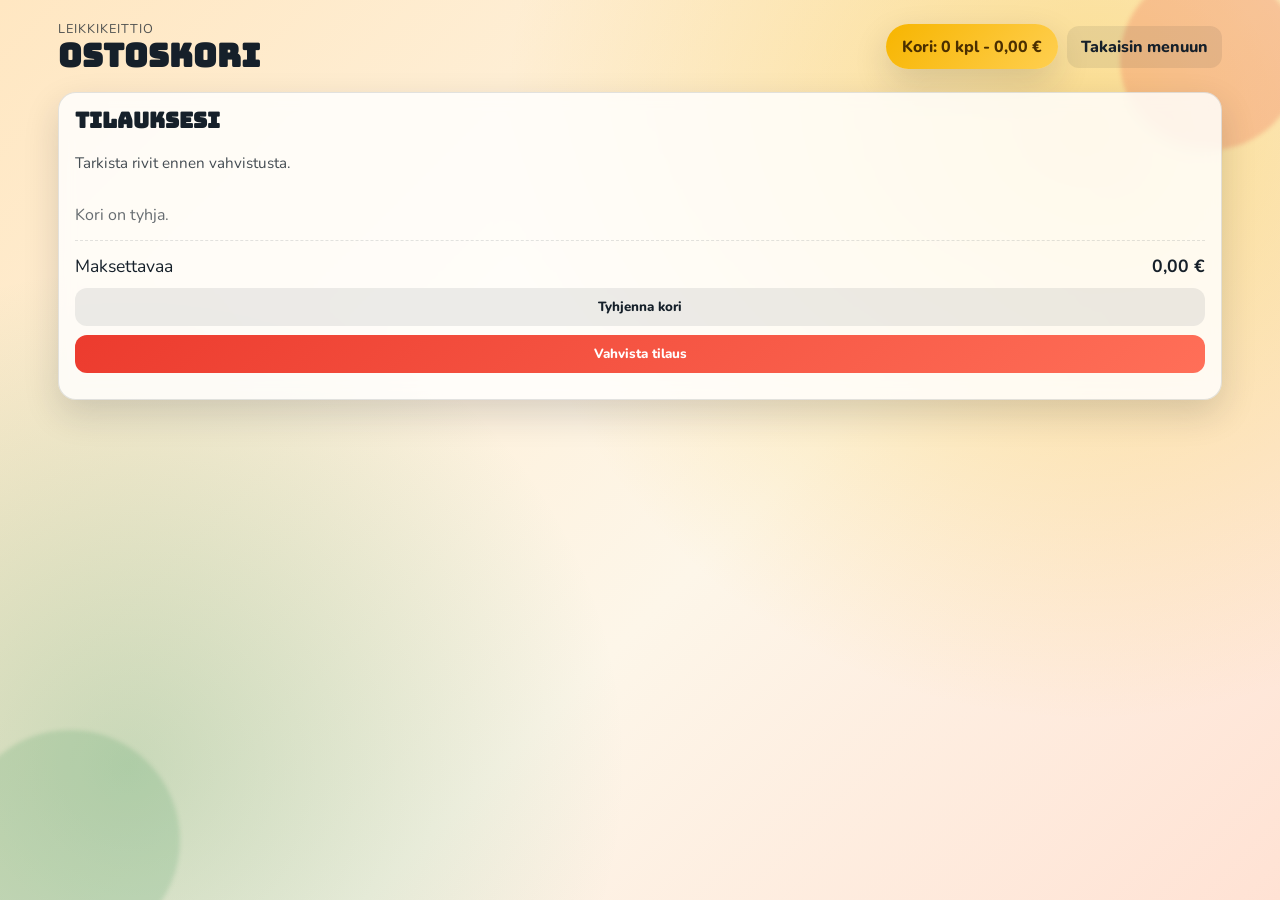
<file: cart.html>
<!doctype html>
<html lang="fi">
  <head>
    <meta charset="UTF-8" />
    <meta name="viewport" content="width=device-width, initial-scale=1.0" />
    <title>LeikkiBurger - Ostoskori</title>
    <link rel="preconnect" href="https://fonts.googleapis.com" />
    <link rel="preconnect" href="https://fonts.gstatic.com" crossorigin />
    <link
      href="https://fonts.googleapis.com/css2?family=Bungee&family=Nunito:wght@400;700;800&display=swap"
      rel="stylesheet"
    />
    <link rel="stylesheet" href="styles.css" />
  </head>
  <body>
    <div class="bg-shape bg-shape-one"></div>
    <div class="bg-shape bg-shape-two"></div>

    <header class="topbar">
      <div>
        <p class="kicker">Leikkikeittio</p>
        <h1>Ostoskori</h1>
      </div>
      <div class="top-actions">
        <div class="total-pill">Kori: <span id="header-count">0 kpl</span> - <span id="header-total">0,00 €</span></div>
        <a class="ghost-link" href="index.html">Takaisin menuun</a>
      </div>
    </header>

    <main class="layout single-col">
      <section class="panel cart-panel-full">
        <h2>Tilauksesi</h2>
        <p class="panel-subtitle">Tarkista rivit ennen vahvistusta.</p>

        <div id="cart-items" class="cart-items"></div>

        <div class="cart-footer">
          <div class="cart-total-row">
            <span>Maksettavaa</span>
            <strong id="cart-total">0,00 €</strong>
          </div>
          <button id="clear-cart" class="ghost-btn" type="button">Tyhjenna kori</button>
          <button id="checkout" class="primary-btn" type="button">Vahvista tilaus</button>
          <p id="checkout-message" class="status-message"></p>
        </div>
      </section>
    </main>

    <script src="shared.js"></script>
    <script src="cart.js"></script>
  </body>
</html>
</file>
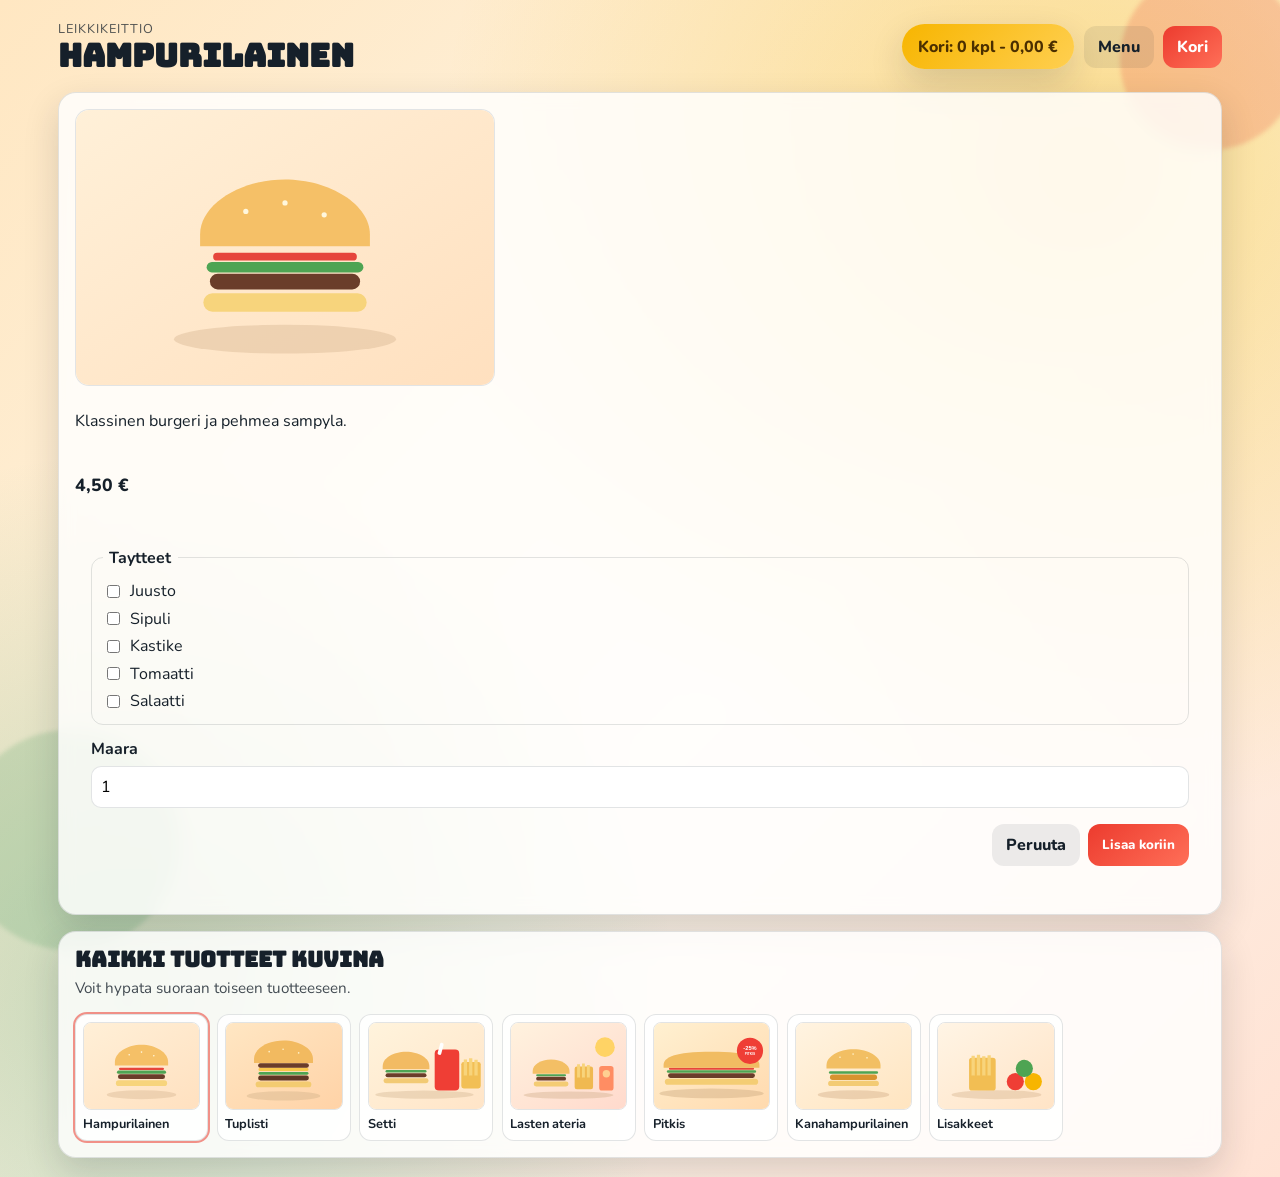
<file: pages/hamburilainen.html>
<!doctype html>
<html lang="fi">
  <head>
    <meta charset="UTF-8" />
    <meta name="viewport" content="width=device-width, initial-scale=1.0" />
    <title>LeikkiBurger - Hampurilainen</title>
    <link rel="preconnect" href="https://fonts.googleapis.com" />
    <link rel="preconnect" href="https://fonts.gstatic.com" crossorigin />
    <link
      href="https://fonts.googleapis.com/css2?family=Bungee&family=Nunito:wght@400;700;800&display=swap"
      rel="stylesheet"
    />
    <link rel="stylesheet" href="../styles.css" />
  </head>
  <body data-item-id="hamburilainen">
    <div class="bg-shape bg-shape-one"></div>
    <div class="bg-shape bg-shape-two"></div>

    <header class="topbar">
      <div>
        <p class="kicker">Leikkikeittio</p>
        <h1 id="item-name">Hampurilainen</h1>
      </div>
      <div class="top-actions">
        <div class="total-pill">Kori: <span id="header-count">0 kpl</span> - <span id="header-total">0,00 €</span></div>
        <a class="ghost-link" href="../index.html">Menu</a>
        <a class="primary-link" href="../cart.html">Kori</a>
      </div>
    </header>

    <main class="layout single-col">
      <section class="panel product-layout">
        <div class="product-hero">
          <img id="item-image" class="item-image" src="" alt="" />
          <p id="item-description"></p>
          <p class="product-price" id="item-price"></p>
        </div>

        <form id="customize-form">
          <fieldset class="options-group">
            <legend>Taytteet</legend>
            <label><input type="checkbox" name="juusto" /> Juusto</label>
            <label><input type="checkbox" name="sipuli" /> Sipuli</label>
            <label><input type="checkbox" name="kastike" /> Kastike</label>
            <label><input type="checkbox" name="tomaatti" /> Tomaatti</label>
            <label><input type="checkbox" name="salaatti" /> Salaatti</label>
          </fieldset>

          <label class="quantity-label" for="qty">Maara</label>
          <input id="qty" name="qty" type="number" min="1" max="20" value="1" required />

          <menu>
            <a class="ghost-link" href="../index.html">Peruuta</a>
            <button type="submit" class="primary-btn">Lisaa koriin</button>
          </menu>
        </form>

        <p id="status-message" class="status-message"></p>
      </section>

      <section class="panel">
        <h2>Kaikki tuotteet kuvina</h2>
        <p class="panel-subtitle">Voit hypata suoraan toiseen tuotteeseen.</p>
        <div id="all-product-images" class="product-gallery"></div>
      </section>
    </main>

    <script src="../shared.js"></script>
    <script src="../product.js"></script>
  </body>
</html>
</file>
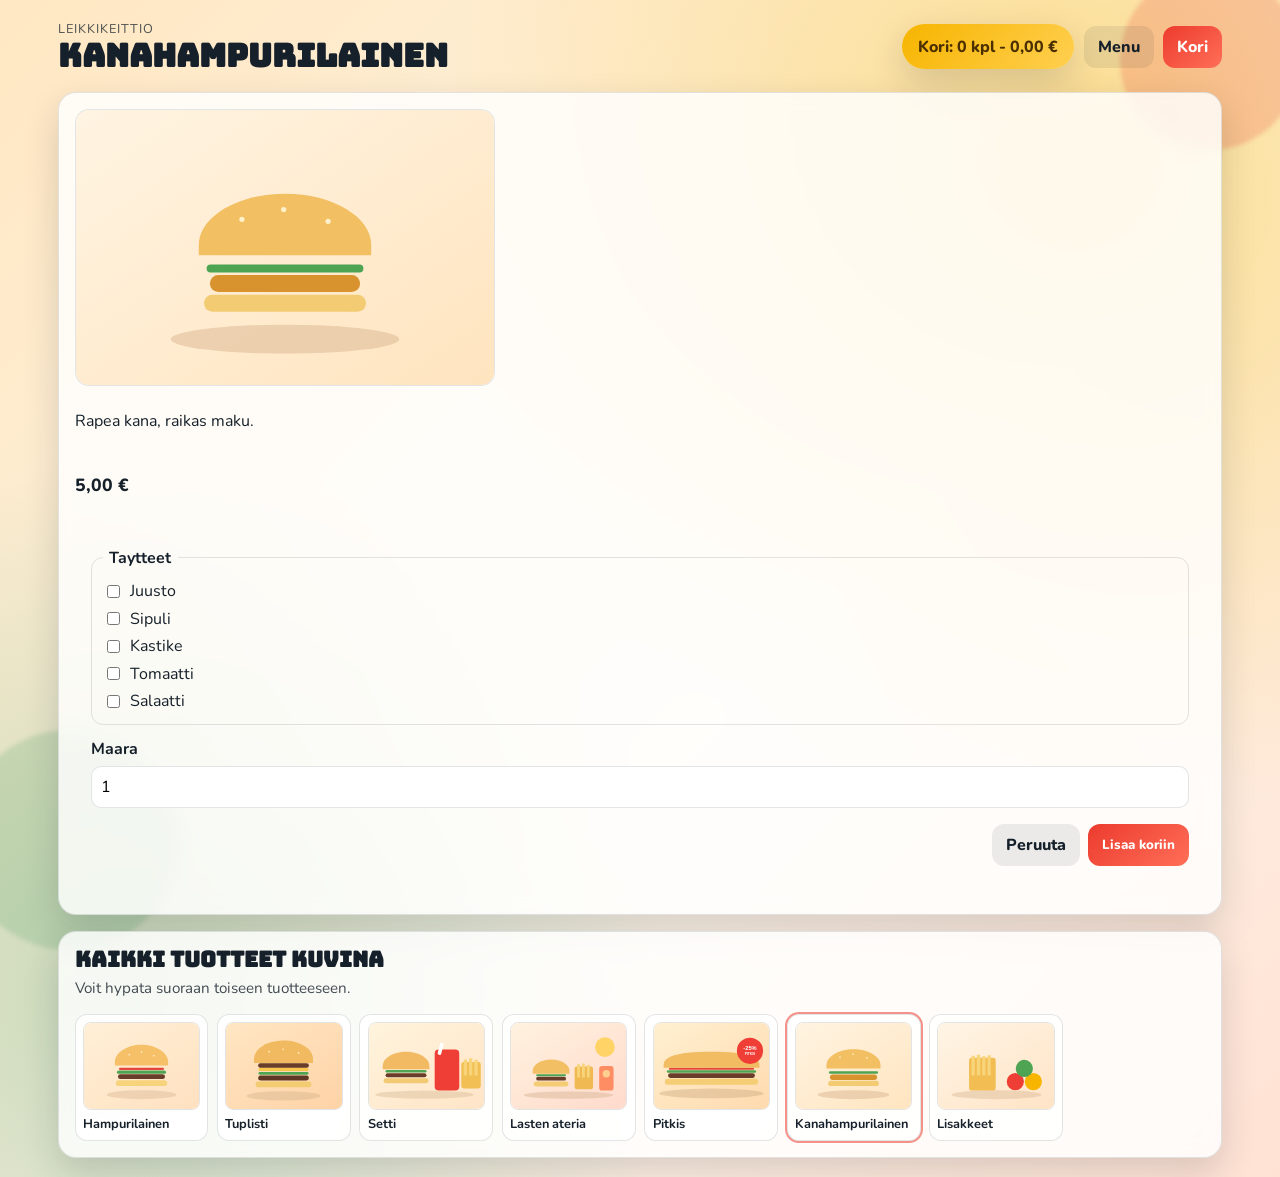
<file: pages/kanahampurilainen.html>
<!doctype html>
<html lang="fi">
  <head>
    <meta charset="UTF-8" />
    <meta name="viewport" content="width=device-width, initial-scale=1.0" />
    <title>LeikkiBurger - Kanahampurilainen</title>
    <link rel="preconnect" href="https://fonts.googleapis.com" />
    <link rel="preconnect" href="https://fonts.gstatic.com" crossorigin />
    <link
      href="https://fonts.googleapis.com/css2?family=Bungee&family=Nunito:wght@400;700;800&display=swap"
      rel="stylesheet"
    />
    <link rel="stylesheet" href="../styles.css" />
  </head>
  <body data-item-id="kanahampurilainen">
    <div class="bg-shape bg-shape-one"></div>
    <div class="bg-shape bg-shape-two"></div>

    <header class="topbar">
      <div>
        <p class="kicker">Leikkikeittio</p>
        <h1 id="item-name">Kanahampurilainen</h1>
      </div>
      <div class="top-actions">
        <div class="total-pill">Kori: <span id="header-count">0 kpl</span> - <span id="header-total">0,00 €</span></div>
        <a class="ghost-link" href="../index.html">Menu</a>
        <a class="primary-link" href="../cart.html">Kori</a>
      </div>
    </header>

    <main class="layout single-col">
      <section class="panel product-layout">
        <div class="product-hero">
          <img id="item-image" class="item-image" src="" alt="" />
          <p id="item-description"></p>
          <p class="product-price" id="item-price"></p>
        </div>

        <form id="customize-form">
          <fieldset class="options-group">
            <legend>Taytteet</legend>
            <label><input type="checkbox" name="juusto" /> Juusto</label>
            <label><input type="checkbox" name="sipuli" /> Sipuli</label>
            <label><input type="checkbox" name="kastike" /> Kastike</label>
            <label><input type="checkbox" name="tomaatti" /> Tomaatti</label>
            <label><input type="checkbox" name="salaatti" /> Salaatti</label>
          </fieldset>

          <label class="quantity-label" for="qty">Maara</label>
          <input id="qty" name="qty" type="number" min="1" max="20" value="1" required />

          <menu>
            <a class="ghost-link" href="../index.html">Peruuta</a>
            <button type="submit" class="primary-btn">Lisaa koriin</button>
          </menu>
        </form>

        <p id="status-message" class="status-message"></p>
      </section>

      <section class="panel">
        <h2>Kaikki tuotteet kuvina</h2>
        <p class="panel-subtitle">Voit hypata suoraan toiseen tuotteeseen.</p>
        <div id="all-product-images" class="product-gallery"></div>
      </section>
    </main>

    <script src="../shared.js"></script>
    <script src="../product.js"></script>
  </body>
</html>
</file>
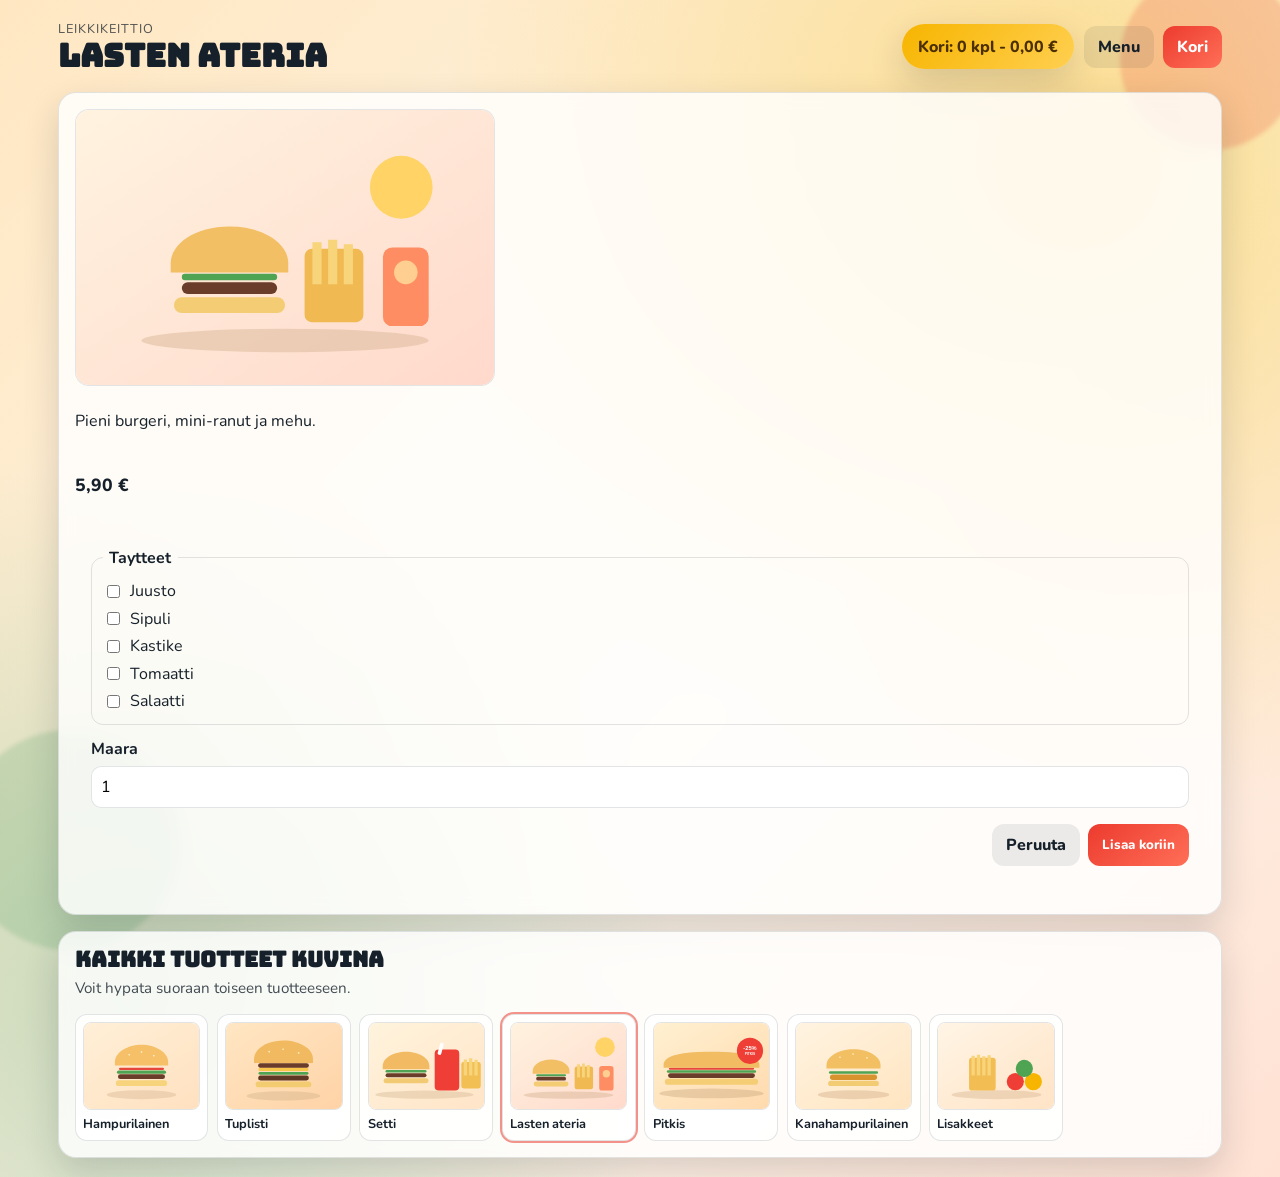
<file: pages/lasten-ateria.html>
<!doctype html>
<html lang="fi">
  <head>
    <meta charset="UTF-8" />
    <meta name="viewport" content="width=device-width, initial-scale=1.0" />
    <title>LeikkiBurger - Lasten ateria</title>
    <link rel="preconnect" href="https://fonts.googleapis.com" />
    <link rel="preconnect" href="https://fonts.gstatic.com" crossorigin />
    <link
      href="https://fonts.googleapis.com/css2?family=Bungee&family=Nunito:wght@400;700;800&display=swap"
      rel="stylesheet"
    />
    <link rel="stylesheet" href="../styles.css" />
  </head>
  <body data-item-id="lasten-ateria">
    <div class="bg-shape bg-shape-one"></div>
    <div class="bg-shape bg-shape-two"></div>

    <header class="topbar">
      <div>
        <p class="kicker">Leikkikeittio</p>
        <h1 id="item-name">Lasten ateria</h1>
      </div>
      <div class="top-actions">
        <div class="total-pill">Kori: <span id="header-count">0 kpl</span> - <span id="header-total">0,00 €</span></div>
        <a class="ghost-link" href="../index.html">Menu</a>
        <a class="primary-link" href="../cart.html">Kori</a>
      </div>
    </header>

    <main class="layout single-col">
      <section class="panel product-layout">
        <div class="product-hero">
          <img id="item-image" class="item-image" src="" alt="" />
          <p id="item-description"></p>
          <p class="product-price" id="item-price"></p>
        </div>

        <form id="customize-form">
          <fieldset class="options-group">
            <legend>Taytteet</legend>
            <label><input type="checkbox" name="juusto" /> Juusto</label>
            <label><input type="checkbox" name="sipuli" /> Sipuli</label>
            <label><input type="checkbox" name="kastike" /> Kastike</label>
            <label><input type="checkbox" name="tomaatti" /> Tomaatti</label>
            <label><input type="checkbox" name="salaatti" /> Salaatti</label>
          </fieldset>

          <label class="quantity-label" for="qty">Maara</label>
          <input id="qty" name="qty" type="number" min="1" max="20" value="1" required />

          <menu>
            <a class="ghost-link" href="../index.html">Peruuta</a>
            <button type="submit" class="primary-btn">Lisaa koriin</button>
          </menu>
        </form>

        <p id="status-message" class="status-message"></p>
      </section>

      <section class="panel">
        <h2>Kaikki tuotteet kuvina</h2>
        <p class="panel-subtitle">Voit hypata suoraan toiseen tuotteeseen.</p>
        <div id="all-product-images" class="product-gallery"></div>
      </section>
    </main>

    <script src="../shared.js"></script>
    <script src="../product.js"></script>
  </body>
</html>
</file>
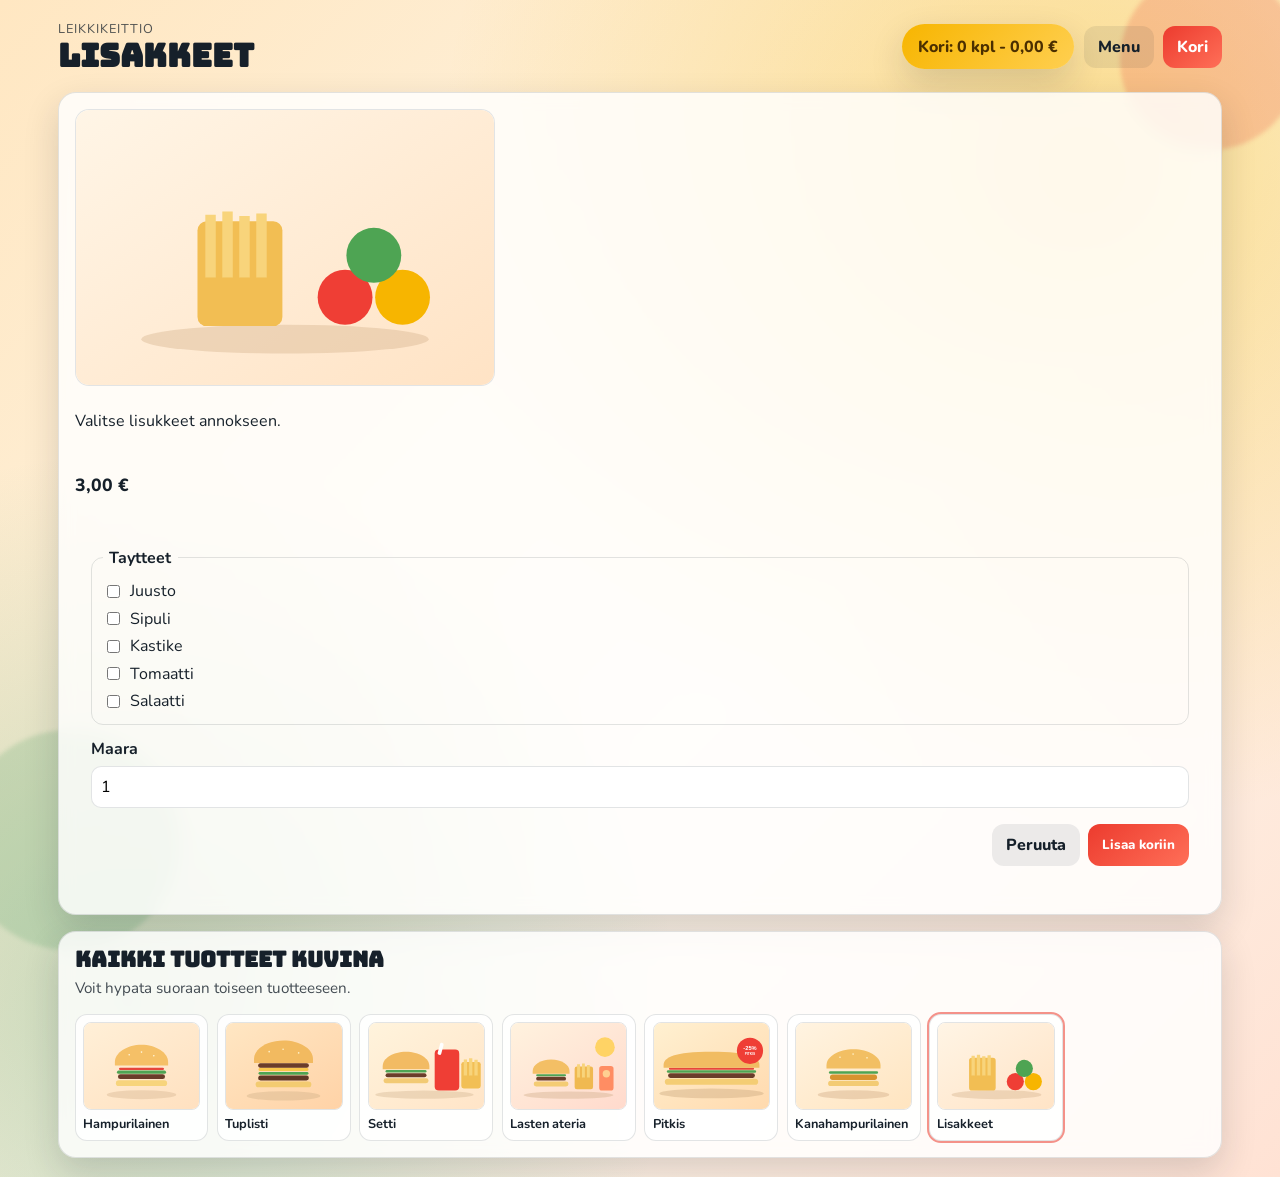
<file: pages/lisakkeet.html>
<!doctype html>
<html lang="fi">
  <head>
    <meta charset="UTF-8" />
    <meta name="viewport" content="width=device-width, initial-scale=1.0" />
    <title>LeikkiBurger - Lisakkeet</title>
    <link rel="preconnect" href="https://fonts.googleapis.com" />
    <link rel="preconnect" href="https://fonts.gstatic.com" crossorigin />
    <link
      href="https://fonts.googleapis.com/css2?family=Bungee&family=Nunito:wght@400;700;800&display=swap"
      rel="stylesheet"
    />
    <link rel="stylesheet" href="../styles.css" />
  </head>
  <body data-item-id="lisakkeet">
    <div class="bg-shape bg-shape-one"></div>
    <div class="bg-shape bg-shape-two"></div>

    <header class="topbar">
      <div>
        <p class="kicker">Leikkikeittio</p>
        <h1 id="item-name">Lisakkeet</h1>
      </div>
      <div class="top-actions">
        <div class="total-pill">Kori: <span id="header-count">0 kpl</span> - <span id="header-total">0,00 €</span></div>
        <a class="ghost-link" href="../index.html">Menu</a>
        <a class="primary-link" href="../cart.html">Kori</a>
      </div>
    </header>

    <main class="layout single-col">
      <section class="panel product-layout">
        <div class="product-hero">
          <img id="item-image" class="item-image" src="" alt="" />
          <p id="item-description"></p>
          <p class="product-price" id="item-price"></p>
        </div>

        <form id="customize-form">
          <fieldset class="options-group">
            <legend>Taytteet</legend>
            <label><input type="checkbox" name="juusto" /> Juusto</label>
            <label><input type="checkbox" name="sipuli" /> Sipuli</label>
            <label><input type="checkbox" name="kastike" /> Kastike</label>
            <label><input type="checkbox" name="tomaatti" /> Tomaatti</label>
            <label><input type="checkbox" name="salaatti" /> Salaatti</label>
          </fieldset>

          <label class="quantity-label" for="qty">Maara</label>
          <input id="qty" name="qty" type="number" min="1" max="20" value="1" required />

          <menu>
            <a class="ghost-link" href="../index.html">Peruuta</a>
            <button type="submit" class="primary-btn">Lisaa koriin</button>
          </menu>
        </form>

        <p id="status-message" class="status-message"></p>
      </section>

      <section class="panel">
        <h2>Kaikki tuotteet kuvina</h2>
        <p class="panel-subtitle">Voit hypata suoraan toiseen tuotteeseen.</p>
        <div id="all-product-images" class="product-gallery"></div>
      </section>
    </main>

    <script src="../shared.js"></script>
    <script src="../product.js"></script>
  </body>
</html>
</file>
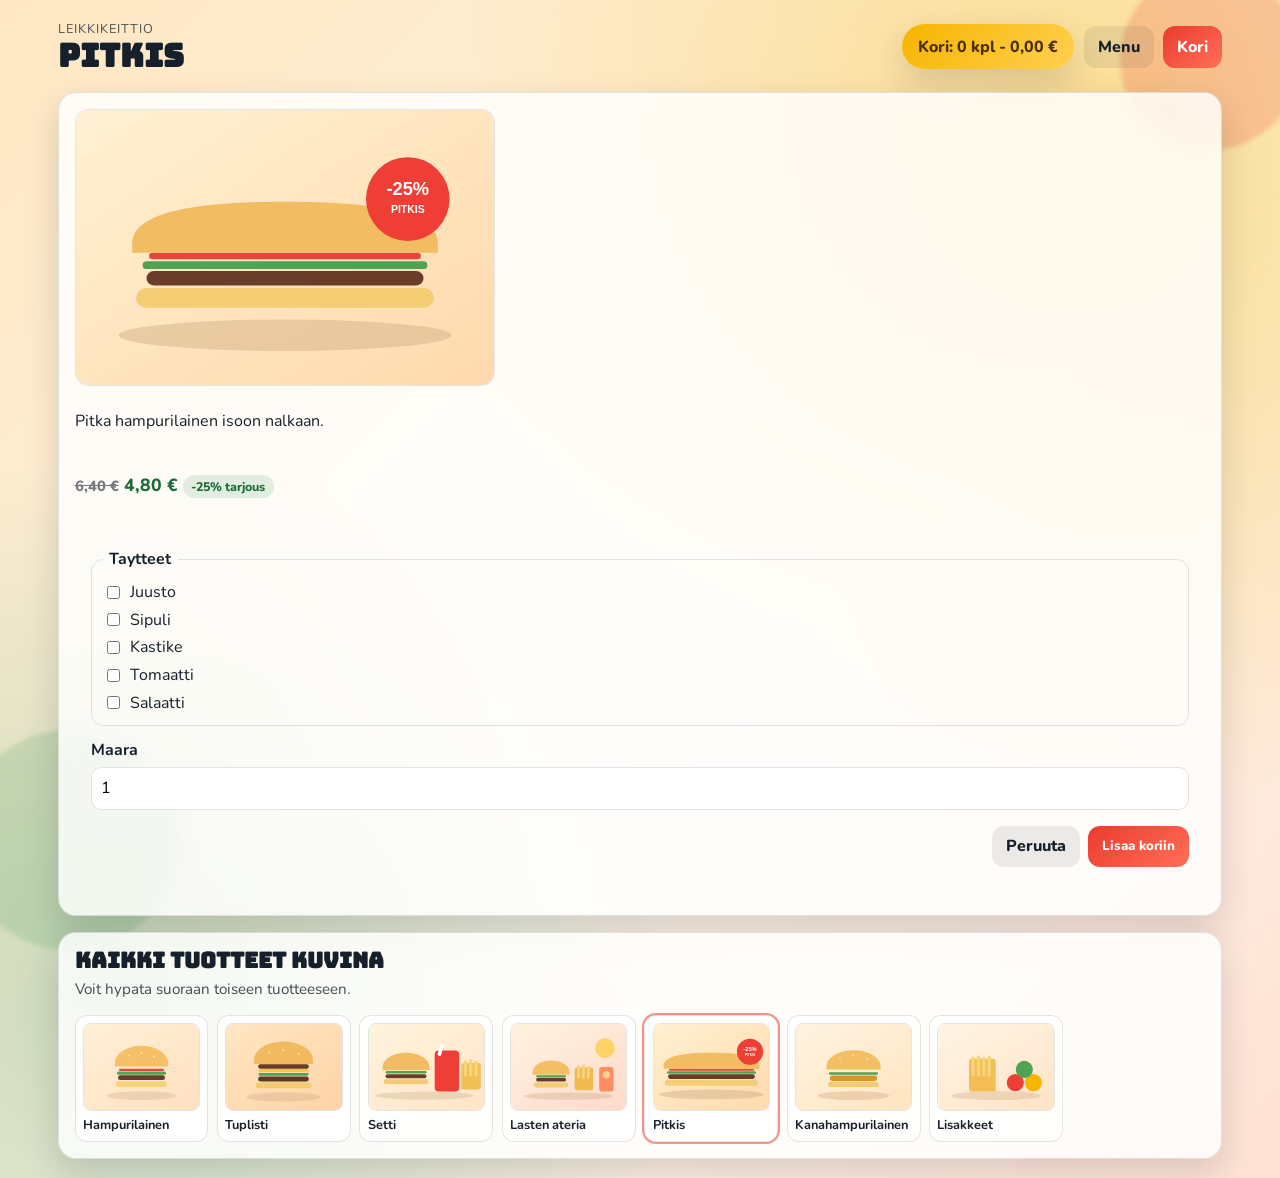
<file: pages/pitkis.html>
<!doctype html>
<html lang="fi">
  <head>
    <meta charset="UTF-8" />
    <meta name="viewport" content="width=device-width, initial-scale=1.0" />
    <title>LeikkiBurger - Pitkis</title>
    <link rel="preconnect" href="https://fonts.googleapis.com" />
    <link rel="preconnect" href="https://fonts.gstatic.com" crossorigin />
    <link
      href="https://fonts.googleapis.com/css2?family=Bungee&family=Nunito:wght@400;700;800&display=swap"
      rel="stylesheet"
    />
    <link rel="stylesheet" href="../styles.css" />
  </head>
  <body data-item-id="pitkis">
    <div class="bg-shape bg-shape-one"></div>
    <div class="bg-shape bg-shape-two"></div>

    <header class="topbar">
      <div>
        <p class="kicker">Leikkikeittio</p>
        <h1 id="item-name">Pitkis</h1>
      </div>
      <div class="top-actions">
        <div class="total-pill">Kori: <span id="header-count">0 kpl</span> - <span id="header-total">0,00 €</span></div>
        <a class="ghost-link" href="../index.html">Menu</a>
        <a class="primary-link" href="../cart.html">Kori</a>
      </div>
    </header>

    <main class="layout single-col">
      <section class="panel product-layout">
        <div class="product-hero">
          <img id="item-image" class="item-image" src="" alt="" />
          <p id="item-description"></p>
          <p class="product-price" id="item-price"></p>
        </div>

        <form id="customize-form">
          <fieldset class="options-group">
            <legend>Taytteet</legend>
            <label><input type="checkbox" name="juusto" /> Juusto</label>
            <label><input type="checkbox" name="sipuli" /> Sipuli</label>
            <label><input type="checkbox" name="kastike" /> Kastike</label>
            <label><input type="checkbox" name="tomaatti" /> Tomaatti</label>
            <label><input type="checkbox" name="salaatti" /> Salaatti</label>
          </fieldset>

          <label class="quantity-label" for="qty">Maara</label>
          <input id="qty" name="qty" type="number" min="1" max="20" value="1" required />

          <menu>
            <a class="ghost-link" href="../index.html">Peruuta</a>
            <button type="submit" class="primary-btn">Lisaa koriin</button>
          </menu>
        </form>

        <p id="status-message" class="status-message"></p>
      </section>

      <section class="panel">
        <h2>Kaikki tuotteet kuvina</h2>
        <p class="panel-subtitle">Voit hypata suoraan toiseen tuotteeseen.</p>
        <div id="all-product-images" class="product-gallery"></div>
      </section>
    </main>

    <script src="../shared.js"></script>
    <script src="../product.js"></script>
  </body>
</html>
</file>
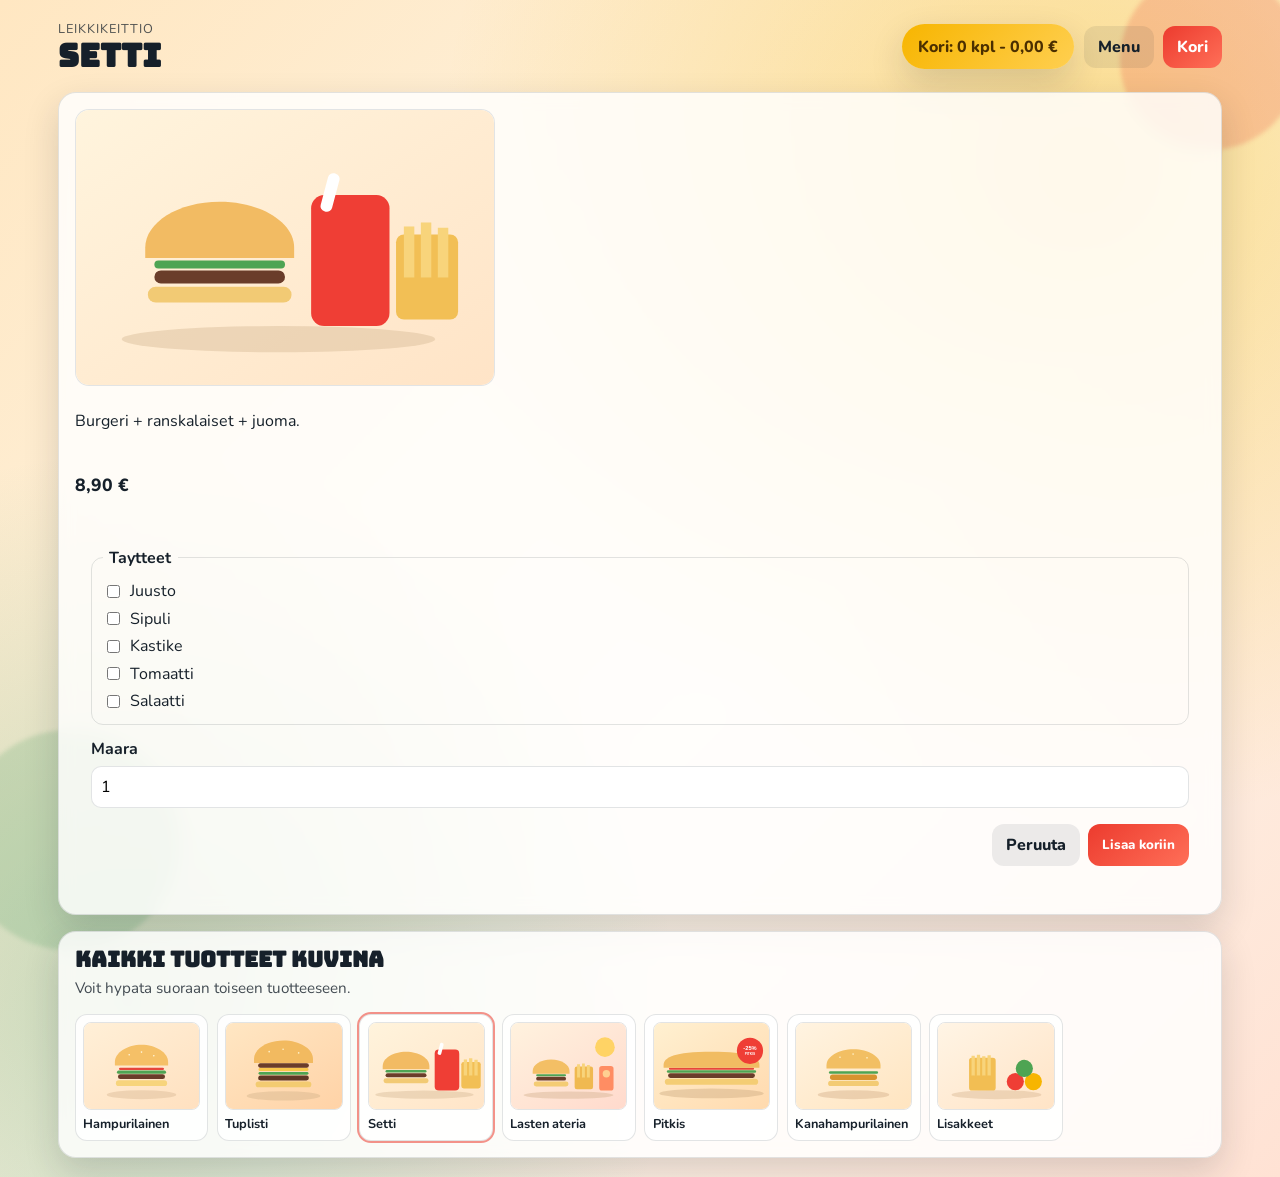
<file: pages/setti.html>
<!doctype html>
<html lang="fi">
  <head>
    <meta charset="UTF-8" />
    <meta name="viewport" content="width=device-width, initial-scale=1.0" />
    <title>LeikkiBurger - Setti</title>
    <link rel="preconnect" href="https://fonts.googleapis.com" />
    <link rel="preconnect" href="https://fonts.gstatic.com" crossorigin />
    <link
      href="https://fonts.googleapis.com/css2?family=Bungee&family=Nunito:wght@400;700;800&display=swap"
      rel="stylesheet"
    />
    <link rel="stylesheet" href="../styles.css" />
  </head>
  <body data-item-id="setti">
    <div class="bg-shape bg-shape-one"></div>
    <div class="bg-shape bg-shape-two"></div>

    <header class="topbar">
      <div>
        <p class="kicker">Leikkikeittio</p>
        <h1 id="item-name">Setti</h1>
      </div>
      <div class="top-actions">
        <div class="total-pill">Kori: <span id="header-count">0 kpl</span> - <span id="header-total">0,00 €</span></div>
        <a class="ghost-link" href="../index.html">Menu</a>
        <a class="primary-link" href="../cart.html">Kori</a>
      </div>
    </header>

    <main class="layout single-col">
      <section class="panel product-layout">
        <div class="product-hero">
          <img id="item-image" class="item-image" src="" alt="" />
          <p id="item-description"></p>
          <p class="product-price" id="item-price"></p>
        </div>

        <form id="customize-form">
          <fieldset class="options-group">
            <legend>Taytteet</legend>
            <label><input type="checkbox" name="juusto" /> Juusto</label>
            <label><input type="checkbox" name="sipuli" /> Sipuli</label>
            <label><input type="checkbox" name="kastike" /> Kastike</label>
            <label><input type="checkbox" name="tomaatti" /> Tomaatti</label>
            <label><input type="checkbox" name="salaatti" /> Salaatti</label>
          </fieldset>

          <label class="quantity-label" for="qty">Maara</label>
          <input id="qty" name="qty" type="number" min="1" max="20" value="1" required />

          <menu>
            <a class="ghost-link" href="../index.html">Peruuta</a>
            <button type="submit" class="primary-btn">Lisaa koriin</button>
          </menu>
        </form>

        <p id="status-message" class="status-message"></p>
      </section>

      <section class="panel">
        <h2>Kaikki tuotteet kuvina</h2>
        <p class="panel-subtitle">Voit hypata suoraan toiseen tuotteeseen.</p>
        <div id="all-product-images" class="product-gallery"></div>
      </section>
    </main>

    <script src="../shared.js"></script>
    <script src="../product.js"></script>
  </body>
</html>
</file>
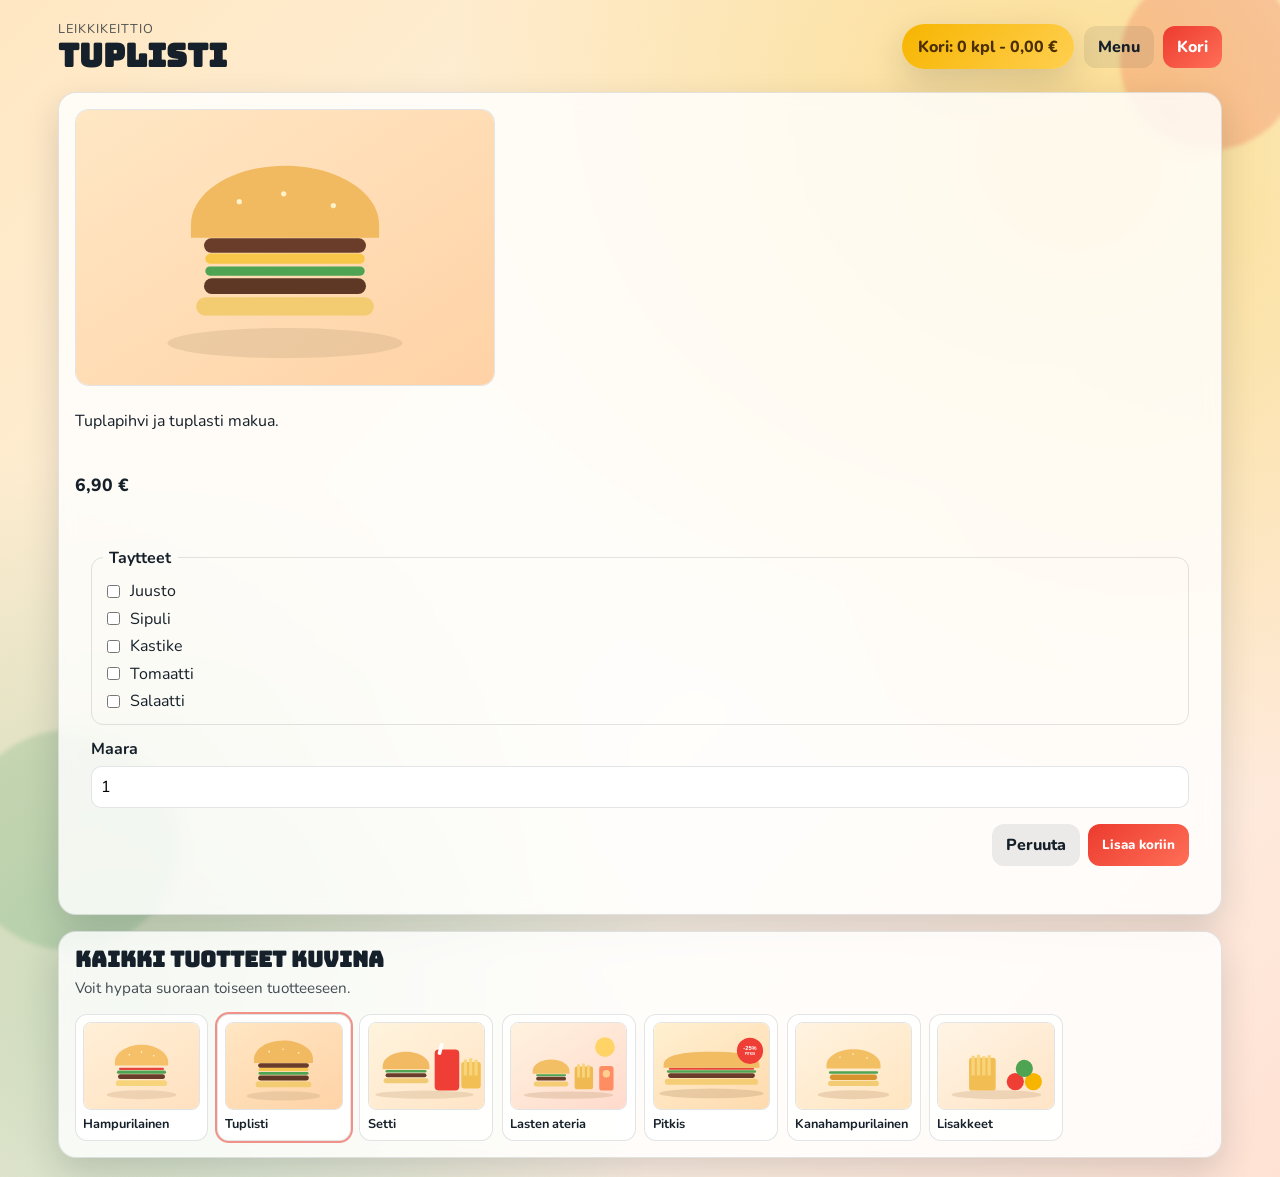
<file: pages/tuplisti.html>
<!doctype html>
<html lang="fi">
  <head>
    <meta charset="UTF-8" />
    <meta name="viewport" content="width=device-width, initial-scale=1.0" />
    <title>LeikkiBurger - Tuplisti</title>
    <link rel="preconnect" href="https://fonts.googleapis.com" />
    <link rel="preconnect" href="https://fonts.gstatic.com" crossorigin />
    <link
      href="https://fonts.googleapis.com/css2?family=Bungee&family=Nunito:wght@400;700;800&display=swap"
      rel="stylesheet"
    />
    <link rel="stylesheet" href="../styles.css" />
  </head>
  <body data-item-id="tuplisti">
    <div class="bg-shape bg-shape-one"></div>
    <div class="bg-shape bg-shape-two"></div>

    <header class="topbar">
      <div>
        <p class="kicker">Leikkikeittio</p>
        <h1 id="item-name">Tuplisti</h1>
      </div>
      <div class="top-actions">
        <div class="total-pill">Kori: <span id="header-count">0 kpl</span> - <span id="header-total">0,00 €</span></div>
        <a class="ghost-link" href="../index.html">Menu</a>
        <a class="primary-link" href="../cart.html">Kori</a>
      </div>
    </header>

    <main class="layout single-col">
      <section class="panel product-layout">
        <div class="product-hero">
          <img id="item-image" class="item-image" src="" alt="" />
          <p id="item-description"></p>
          <p class="product-price" id="item-price"></p>
        </div>

        <form id="customize-form">
          <fieldset class="options-group">
            <legend>Taytteet</legend>
            <label><input type="checkbox" name="juusto" /> Juusto</label>
            <label><input type="checkbox" name="sipuli" /> Sipuli</label>
            <label><input type="checkbox" name="kastike" /> Kastike</label>
            <label><input type="checkbox" name="tomaatti" /> Tomaatti</label>
            <label><input type="checkbox" name="salaatti" /> Salaatti</label>
          </fieldset>

          <label class="quantity-label" for="qty">Maara</label>
          <input id="qty" name="qty" type="number" min="1" max="20" value="1" required />

          <menu>
            <a class="ghost-link" href="../index.html">Peruuta</a>
            <button type="submit" class="primary-btn">Lisaa koriin</button>
          </menu>
        </form>

        <p id="status-message" class="status-message"></p>
      </section>

      <section class="panel">
        <h2>Kaikki tuotteet kuvina</h2>
        <p class="panel-subtitle">Voit hypata suoraan toiseen tuotteeseen.</p>
        <div id="all-product-images" class="product-gallery"></div>
      </section>
    </main>

    <script src="../shared.js"></script>
    <script src="../product.js"></script>
  </body>
</html>
</file>
<file: styles.css>
:root {
  --cream: #fdf6e9;
  --ink: #16202a;
  --tomato: #ec3b2e;
  --mustard: #f7b500;
  --pickle: #2f8f4e;
  --card: rgba(255, 255, 255, 0.82);
  --line: rgba(22, 32, 42, 0.12);
  --shadow: 0 14px 35px rgba(22, 32, 42, 0.16);
}

* {
  box-sizing: border-box;
}

body {
  margin: 0;
  font-family: "Nunito", sans-serif;
  color: var(--ink);
  background:
    radial-gradient(circle at 85% 15%, rgba(247, 181, 0, 0.38), transparent 44%),
    radial-gradient(circle at 10% 85%, rgba(47, 143, 78, 0.26), transparent 36%),
    linear-gradient(135deg, #ffe7c2 0%, var(--cream) 58%, #ffe2d4 100%);
  min-height: 100vh;
  overflow-x: hidden;
}

.bg-shape {
  position: fixed;
  border-radius: 50%;
  z-index: -1;
  filter: blur(2px);
  animation: float 8s ease-in-out infinite;
}

.bg-shape-one {
  width: 180px;
  height: 180px;
  background: rgba(236, 59, 46, 0.2);
  top: -30px;
  right: -20px;
}

.bg-shape-two {
  width: 220px;
  height: 220px;
  background: rgba(47, 143, 78, 0.16);
  bottom: -50px;
  left: -40px;
  animation-delay: 1.2s;
}

.topbar {
  display: flex;
  justify-content: space-between;
  align-items: center;
  padding: 1.25rem 1.1rem 0.8rem;
  max-width: 1200px;
  margin: 0 auto;
  animation: reveal 520ms ease-out;
}

.kicker {
  margin: 0;
  letter-spacing: 0.08em;
  text-transform: uppercase;
  font-size: 0.8rem;
  opacity: 0.75;
}

h1,
h2,
h3 {
  font-family: "Bungee", sans-serif;
  margin: 0;
  line-height: 1.1;
}

h1 {
  font-size: clamp(1.2rem, 4vw, 2rem);
}

h2 {
  font-size: clamp(1rem, 3vw, 1.35rem);
}

.panel-subtitle {
  margin: 0.35rem 0 1rem;
  opacity: 0.8;
  font-size: 0.95rem;
}

.total-pill {
  background: linear-gradient(130deg, var(--mustard), #ffcf50);
  color: #4b2f00;
  font-weight: 800;
  border-radius: 999px;
  padding: 0.7rem 1rem;
  box-shadow: var(--shadow);
}

.top-actions {
  display: flex;
  align-items: center;
  gap: 0.6rem;
}

.primary-link,
.ghost-link {
  display: inline-flex;
  align-items: center;
  justify-content: center;
  text-decoration: none;
  border-radius: 12px;
  font-weight: 800;
  padding: 0.62rem 0.88rem;
  transition: transform 120ms ease, filter 120ms ease;
}

.primary-link {
  background: linear-gradient(140deg, var(--tomato), #ff6f58);
  color: #fff;
}

.ghost-link {
  background: rgba(22, 32, 42, 0.08);
  color: var(--ink);
}

.primary-link:hover,
.ghost-link:hover {
  filter: brightness(1.05);
}

.primary-link:active,
.ghost-link:active {
  transform: scale(0.98);
}

.layout {
  display: grid;
  grid-template-columns: 1.15fr 0.85fr;
  gap: 1rem;
  max-width: 1200px;
  margin: 0 auto;
  padding: 0.4rem 1.1rem 1.2rem;
}

.single-col {
  grid-template-columns: 1fr;
}

.panel {
  border: 1px solid var(--line);
  border-radius: 18px;
  background: var(--card);
  backdrop-filter: blur(8px);
  box-shadow: var(--shadow);
  padding: 1rem;
}

.menu-grid {
  display: grid;
  grid-template-columns: repeat(auto-fill, minmax(185px, 1fr));
  gap: 0.75rem;
}

.menu-card {
  border: 1px solid var(--line);
  border-radius: 14px;
  padding: 0.8rem;
  background: #fffefb;
  display: flex;
  flex-direction: column;
  gap: 0.55rem;
  transform: translateY(6px);
  opacity: 0;
  animation: pop-in 460ms ease forwards;
}

.menu-image {
  width: 100%;
  height: 120px;
  object-fit: cover;
  border-radius: 10px;
  border: 1px solid var(--line);
}

.menu-card p {
  margin: 0;
}

.menu-description {
  font-size: 0.9rem;
  opacity: 0.85;
}

.price-row {
  display: flex;
  justify-content: space-between;
  align-items: center;
}

.price {
  font-weight: 800;
}

.price-stack {
  display: flex;
  gap: 0.38rem;
  align-items: baseline;
  flex-wrap: wrap;
}

.price-old {
  text-decoration: line-through;
  opacity: 0.6;
  font-size: 0.92rem;
}

.promo-price {
  color: #1d6d3a;
  font-weight: 800;
}

.promo-chip {
  display: inline-flex;
  width: fit-content;
  align-items: center;
  border-radius: 999px;
  padding: 0.2rem 0.55rem;
  background: rgba(47, 143, 78, 0.14);
  color: #1d6d3a;
  font-weight: 800;
  font-size: 0.78rem;
}

.menu-card button,
.primary-btn,
.ghost-btn {
  border: 0;
  border-radius: 12px;
  cursor: pointer;
  font-weight: 800;
  font-family: inherit;
  padding: 0.62rem 0.88rem;
  transition: transform 120ms ease, filter 120ms ease;
}

.plus-btn {
  width: 40px;
  height: 40px;
  border: 0;
  border-radius: 999px;
  background: linear-gradient(140deg, var(--tomato), #ff6f58);
  color: #fff;
  font-size: 1.4rem;
  line-height: 1;
  font-weight: 800;
  cursor: pointer;
}

.plus-btn:hover {
  filter: brightness(1.05);
}

.plus-btn:active {
  transform: scale(0.98);
}

.product-layout {
  display: grid;
  gap: 1rem;
  grid-template-columns: 1fr;
}

.product-hero {
  display: grid;
  gap: 0.5rem;
}

.item-image {
  width: 100%;
  max-width: 420px;
  border-radius: 14px;
  border: 1px solid var(--line);
  background: #fff;
}

.product-price {
  font-size: 1.1rem;
  font-weight: 800;
}

.status-message {
  margin: 0;
  font-weight: 700;
  color: #1d6d3a;
  opacity: 0;
  transform: translateY(6px);
  transition: all 180ms ease;
}

.status-message.show {
  opacity: 1;
  transform: translateY(0);
}

.cart-panel-full {
  display: grid;
  gap: 0.9rem;
}

.product-gallery {
  display: grid;
  grid-template-columns: repeat(auto-fill, minmax(120px, 1fr));
  gap: 0.55rem;
}

.gallery-item {
  border: 1px solid var(--line);
  border-radius: 12px;
  padding: 0.45rem;
  text-decoration: none;
  color: var(--ink);
  background: rgba(255, 255, 255, 0.85);
  display: grid;
  gap: 0.32rem;
}

.gallery-item img {
  width: 100%;
  aspect-ratio: 4 / 3;
  object-fit: cover;
  border-radius: 8px;
  border: 1px solid var(--line);
}

.gallery-item span {
  font-size: 0.8rem;
  font-weight: 700;
}

.gallery-item.is-active {
  outline: 2px solid rgba(236, 59, 46, 0.55);
}

.menu-card button,
.primary-btn {
  background: linear-gradient(140deg, var(--tomato), #ff6f58);
  color: #fff;
}

.menu-card button:hover,
.primary-btn:hover {
  filter: brightness(1.05);
}

.menu-card button:active,
.primary-btn:active,
.ghost-btn:active {
  transform: scale(0.98);
}

.ghost-btn {
  background: rgba(22, 32, 42, 0.08);
  color: var(--ink);
}

.cart-panel {
  display: flex;
  flex-direction: column;
}

.cart-items {
  display: grid;
  gap: 0.6rem;
  max-height: 58vh;
  overflow: auto;
  padding-right: 0.25rem;
}

.cart-item {
  border: 1px solid var(--line);
  border-radius: 12px;
  padding: 0.6rem;
  background: rgba(255, 255, 255, 0.9);
}

.cart-row {
  display: flex;
  justify-content: space-between;
  gap: 0.5rem;
  align-items: center;
}

.item-name {
  font-weight: 800;
}

.mods {
  margin: 0.35rem 0;
  font-size: 0.86rem;
  opacity: 0.85;
}

.qty-controls {
  display: flex;
  align-items: center;
  gap: 0.35rem;
}

.qty-controls button {
  width: 30px;
  height: 30px;
  border-radius: 8px;
  border: 0;
  background: rgba(22, 32, 42, 0.12);
  cursor: pointer;
  font-weight: 800;
}

.remove-btn {
  border: 0;
  background: transparent;
  color: #b63125;
  cursor: pointer;
  font-weight: 700;
}

.cart-footer {
  margin-top: auto;
  border-top: 1px dashed var(--line);
  padding-top: 0.85rem;
  display: grid;
  gap: 0.6rem;
}

.cart-total-row {
  display: flex;
  justify-content: space-between;
  font-size: 1.1rem;
}

.empty {
  margin: 0;
  opacity: 0.65;
}

.customize-dialog,
.receipt-dialog {
  border: 1px solid var(--line);
  border-radius: 16px;
  width: min(440px, calc(100vw - 1rem));
  padding: 0;
  box-shadow: var(--shadow);
}

.large-dialog {
  width: min(900px, calc(100vw - 1rem));
}

.customize-dialog::backdrop,
.receipt-dialog::backdrop {
  background: rgba(10, 16, 22, 0.45);
}

#customize-form,
.receipt-dialog {
  padding: 1rem;
}

.dialog-hero {
  display: grid;
  grid-template-columns: minmax(160px, 280px) 1fr;
  gap: 0.8rem;
  align-items: center;
  margin: 0.7rem 0 0.9rem;
}

#modal-product-gallery .gallery-item {
  border: 1px solid var(--line);
  width: 100%;
  text-align: left;
  cursor: pointer;
  font: inherit;
}

.sides-grid {
  display: grid;
  gap: 0.55rem;
}

.side-row {
  display: grid;
  grid-template-columns: 1fr auto 92px;
  align-items: center;
  gap: 0.55rem;
  border: 1px solid var(--line);
  border-radius: 12px;
  padding: 0.6rem;
  background: rgba(255, 255, 255, 0.88);
}

.side-name {
  font-weight: 800;
}

.side-price {
  font-weight: 700;
  color: #1d6d3a;
}

.side-row input {
  width: 100%;
  padding: 0.45rem;
  border: 1px solid var(--line);
  border-radius: 10px;
  font: inherit;
}

.dialog-price {
  margin: 0.4rem 0 0.8rem;
  font-weight: 800;
}

.options-group {
  display: grid;
  gap: 0.35rem;
  border: 1px solid var(--line);
  border-radius: 12px;
  padding: 0.7rem;
  margin: 0 0 0.85rem;
}

.options-group legend {
  padding: 0 0.4rem;
  font-weight: 700;
}

.options-group label {
  display: flex;
  align-items: center;
  gap: 0.45rem;
}

.quantity-label {
  font-weight: 700;
}

#qty {
  margin-top: 0.35rem;
  width: 100%;
  padding: 0.58rem;
  border: 1px solid var(--line);
  border-radius: 10px;
  font: inherit;
}

menu {
  display: flex;
  justify-content: flex-end;
  gap: 0.5rem;
  margin: 1rem 0 0;
  padding: 0;
}

@keyframes reveal {
  from {
    opacity: 0;
    transform: translateY(-8px);
  }
  to {
    opacity: 1;
    transform: translateY(0);
  }
}

@keyframes pop-in {
  to {
    transform: translateY(0);
    opacity: 1;
  }
}

@keyframes float {
  0% {
    transform: translateY(0) scale(1);
  }
  50% {
    transform: translateY(-10px) scale(1.04);
  }
  100% {
    transform: translateY(0) scale(1);
  }
}

@media (max-width: 980px) {
  .topbar {
    flex-direction: column;
    align-items: flex-start;
    gap: 0.6rem;
  }

  .top-actions {
    width: 100%;
    flex-wrap: wrap;
  }

  .layout {
    grid-template-columns: 1fr;
  }

  .cart-items {
    max-height: 36vh;
  }

  .dialog-hero {
    grid-template-columns: 1fr;
  }

  .side-row {
    grid-template-columns: 1fr;
  }
}
</file>
